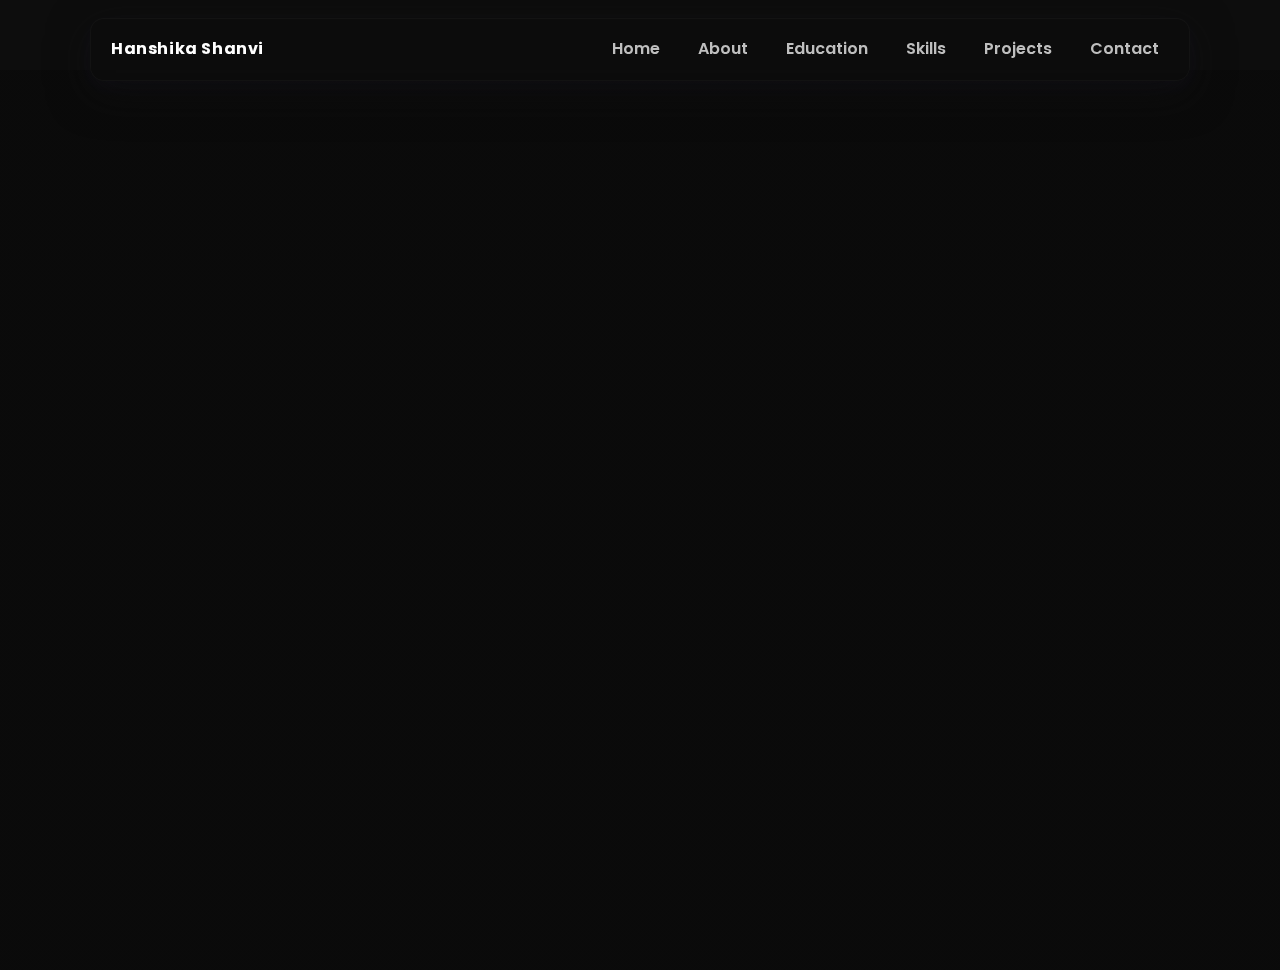
<file: index.html>
<!DOCTYPE html>
<html lang="en">
  <head>
    <meta charset="utf-8" />
    <meta name="viewport" content="width=device-width,initial-scale=1" />
    <title>Hanshika Shanvi — Portfolio</title>
    <!-- Fonts & Icons -->
    <link rel="stylesheet" href="style.css" />
    <link
      href="https://fonts.googleapis.com/css2?family=Poppins:wght@300;400;600;700&display=swap"
      rel="stylesheet"
    />
    <link
      rel="stylesheet"
      href="https://cdnjs.cloudflare.com/ajax/libs/font-awesome/6.5.0/css/all.min.css"
    />
  </head>

  <body>
    <!-- NAV -->
    <nav id="mainNav">
      <div class="nav-inner">
        <div class="logo">Hanshika Shanvi</div>
        <div
          class="hamburger"
          onclick="document.body.classList.toggle('nav-open')"
        >
          <span></span>
          <span></span>
          <span></span>
        </div>
        <div class="nav-links" id="navLinks">
          <a href="index.html" data-target="home">Home</a>
          <a href="about.html" data-target="about">About</a>
          <a href="education.html" data-target="education">Education</a>
          <a href="skills.html" data-target="skills">Skills</a>
          <a href="project.html" data-target="projects">Projects</a>
          <a href="contact.html" data-target="contact">Contact</a>
        </div>
      </div>
    </nav>

    <header id="home" class="hero full-frame">
      <div class="hero-inner">
        <h1>
          Hey there !, I'm <span class="gradient-text">Hanshika Shanvi</span>
        </h1>
        <h2>MERN Stack Developer | Java (DSA)</h2>
        <p class="tagline">“Turning ideas into interactive experiences.”</p>

        <div class="btns">
          <a class="btn btn-primary" href="contact.html">Get In Touch</a>
          <a class="btn btn-secondary" href="project.html">View My Work</a>
        </div>

        <div class="socials" aria-hidden="false">
          <a
            href="https://github.com/Shanvi30"
            target="_blank"
            aria-label="GitHub"
            ><i class="fab fa-github"></i
          ></a>
          <a
            href="https://www.linkedin.com/in/hanshika-shanvi-420bb825b/"
            target="_blank"
            aria-label="LinkedIn"
            ><i class="fab fa-linkedin"></i
          ></a>
          <a href="mailto:hanshikashanvi@gmail.com" aria-label="Email"
            ><i class="fas fa-envelope"></i
          ></a>
          <a
            href="https://leetcode.com/u/hanshikashanvi/"
            target="_blank"
            aria-label="LeetCode"
            ><i class="fas fa-code"></i
          ></a>
        </div>
      </div>
    </header>
  </body>
</html>
</file>
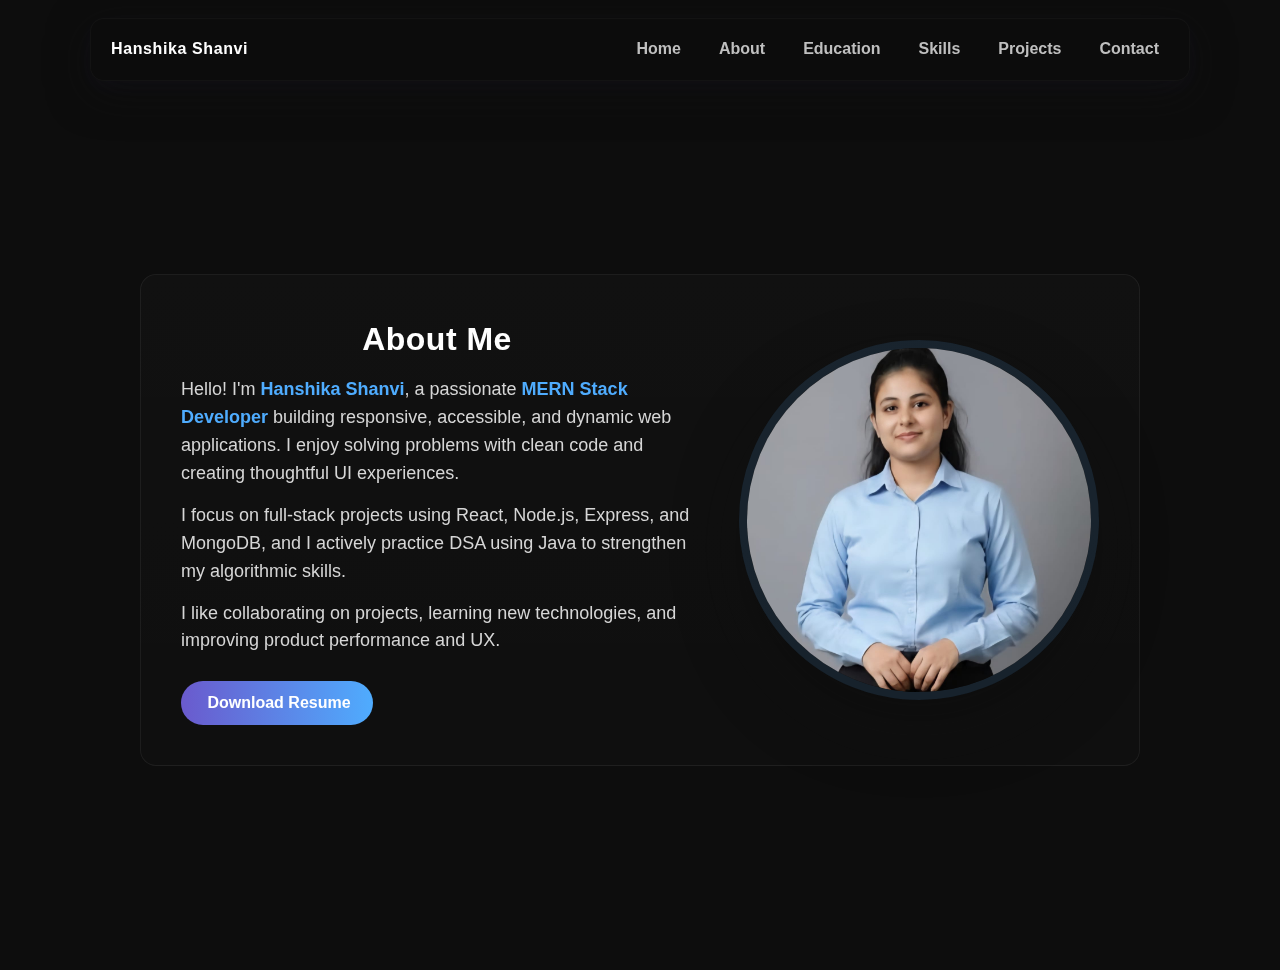
<file: about.html>
<!DOCTYPE html>
<html lang="en">
  <head>
    <meta charset="UTF-8" />
    <meta name="viewport" content="width=device-width, initial-scale=1.0" />
    <link rel="stylesheet" href="style.css" />
    <title>About Me</title>
  </head>

  <body>
    <!-- NAV -->
    <nav id="mainNav">
      <div class="nav-inner">
        <div class="logo">Hanshika Shanvi</div>
        <div
          class="hamburger"
          onclick="document.body.classList.toggle('nav-open')"
        >
          <span></span>
          <span></span>
          <span></span>
        </div>

        <div class="nav-links" id="navLinks">
          <a href="index.html" data-target="home">Home</a>
          <a href="about.html" data-target="about">About</a>
          <a href="education.html" data-target="education">Education</a>
          <a href="skills.html" data-target="skills">Skills</a>
          <a href="project.html" data-target="projects">Projects</a>
          <a href="contact.html" data-target="contact">Contact</a>
        </div>
      </div>
    </nav>

    <section
      id="about"
      class="section full-frame"
      aria-labelledby="about-heading"
    >
      <div class="section-inner">
        <div class="about-card about">
          <div class="about-text">
            <h2 id="about-heading" class="section-title">About Me</h2>
            <p>
              Hello! I'm <span class="highlight">Hanshika Shanvi</span>, a
              passionate
              <span class="highlight">MERN Stack Developer</span> building
              responsive, accessible, and dynamic web applications. I enjoy
              solving problems with clean code and creating thoughtful UI
              experiences.
            </p>
            <p>
              I focus on full-stack projects using React, Node.js, Express, and
              MongoDB, and I actively practice DSA using Java to strengthen my
              algorithmic skills.
            </p>
            <p>
              I like collaborating on projects, learning new technologies, and
              improving product performance and UX.
            </p>
            <button class="resume-btn" onclick="window.open('#','_blank')">
              <i class="fa-solid fa-download"></i>&nbsp;Download Resume
            </button>
          </div>

          <div class="about-img">
            <img src="Portfolio.jpg" alt="Hanshika Shanvi" />
          </div>
        </div>
      </div>
    </section>
  </body>
</html>
</file>
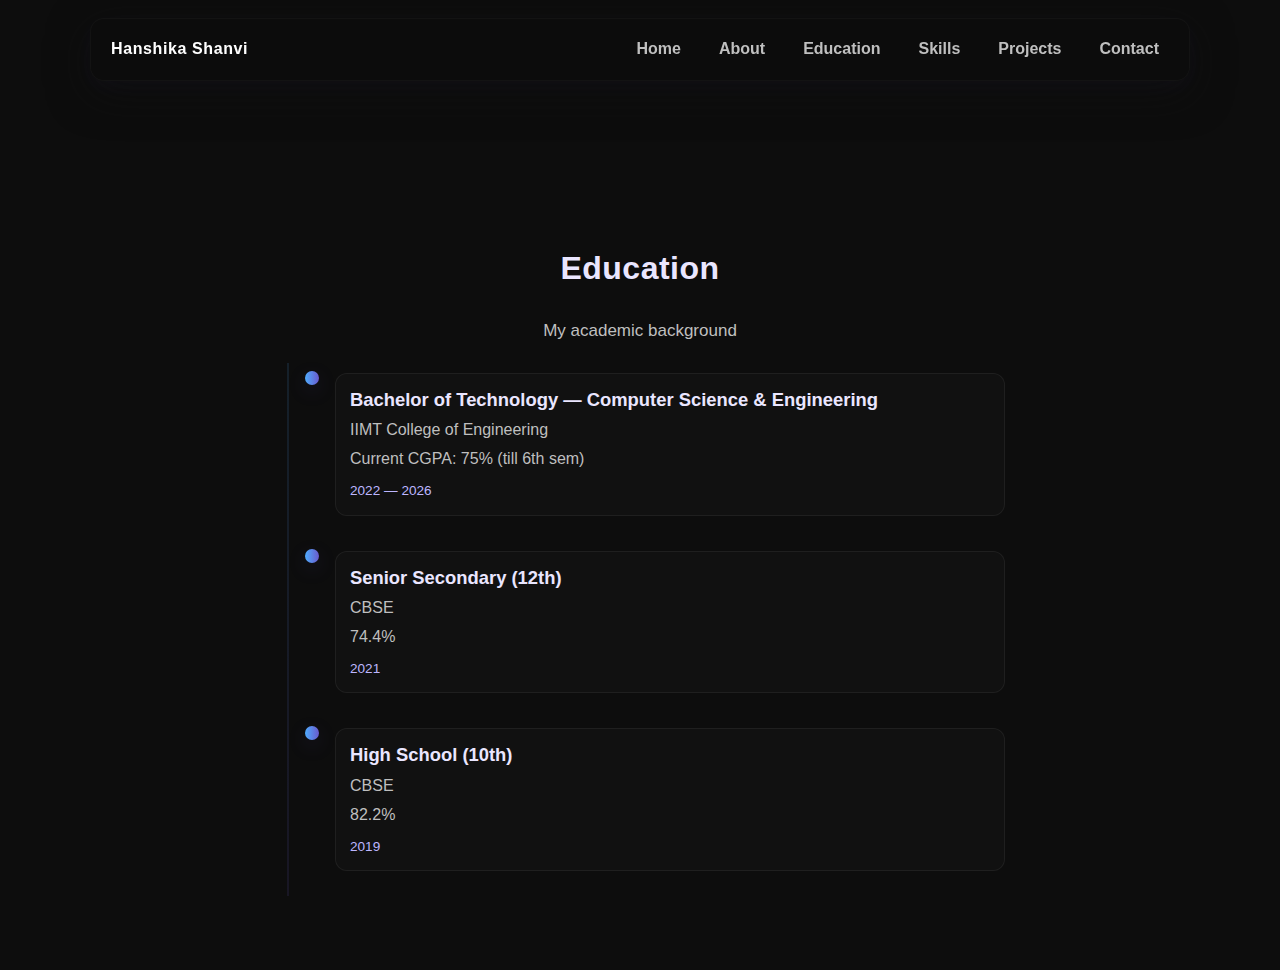
<file: education.html>
<!DOCTYPE html>
<html lang="en">
  <head>
    <meta charset="UTF-8" />
    <meta name="viewport" content="width=device-width, initial-scale=1.0" />
    <link rel="stylesheet" href="style.css" />
    <title>Education Details</title>
  </head>

  <body>
    <!-- NAV -->
    <nav id="mainNav">
      <div class="nav-inner">
        <div class="logo">Hanshika Shanvi</div>
        <div
          class="hamburger"
          onclick="document.body.classList.toggle('nav-open')"
        >
          <span></span>
          <span></span>
          <span></span>
        </div>

        <div class="nav-links" id="navLinks">
          <a href="index.html" data-target="home">Home</a>
          <a href="about.html" data-target="about">About</a>
          <a href="education.html" data-target="education">Education</a>
          <a href="skills.html" data-target="skills">Skills</a>
          <a href="project.html" data-target="projects">Projects</a>
          <a href="contact.html" data-target="contact">Contact</a>
        </div>
      </div>
    </nav>

    <section
      id="education"
      class="section full-frame"
      aria-labelledby="education-heading"
    >
      <div class="section-inner">
        <div class="edu-wrapper">
          <h2 id="education-heading" class="section-title">Education</h2>
          <p class="sub">My academic background</p>

          <div class="edu-timeline">
            <div class="edu-item">
              <div class="edu-dot"></div>
              <div class="edu-content">
                <h3>Bachelor of Technology — Computer Science & Engineering</h3>
                <p>IIMT College of Engineering</p>
                <p>Current CGPA: 75% (till 6th sem)</p>
                <span class="year">2022 — 2026</span>
              </div>
            </div>

            <div class="edu-item">
              <div class="edu-dot"></div>
              <div class="edu-content">
                <h3>Senior Secondary (12th)</h3>
                <p>CBSE</p>
                <p>74.4%</p>
                <span class="year">2021</span>
              </div>
            </div>

            <div class="edu-item">
              <div class="edu-dot"></div>
              <div class="edu-content">
                <h3>High School (10th)</h3>
                <p>CBSE</p>
                <p>82.2%</p>
                <span class="year">2019</span>
              </div>
            </div>
          </div>
        </div>
      </div>
    </section>
  </body>
</html>
</file>
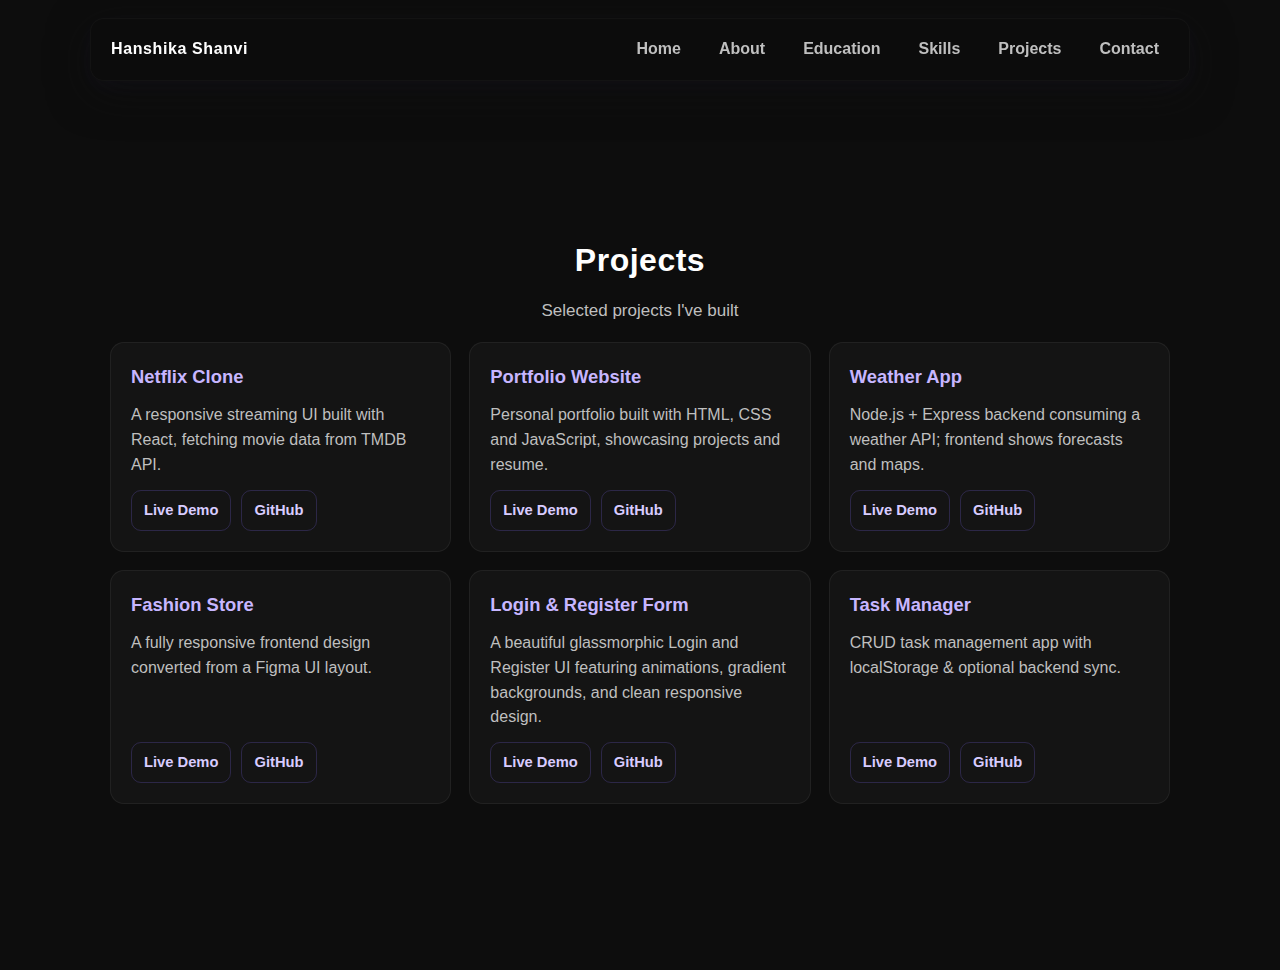
<file: project.html>
<!DOCTYPE html>
<html lang="en">

<head>
    <meta charset="UTF-8">
    <meta name="viewport" content="width=device-width, initial-scale=1.0">
    <link rel="stylesheet" href="style.css">
    <title>My Projects</title>
</head>

<body>
    <!-- NAV -->
  <nav id="mainNav">
    <div class="nav-inner">
      <div class="logo">Hanshika Shanvi</div>
      <div class="nav-links" id="navLinks">
        <a href="index.html" data-target="home">Home</a>
        <a href="about.html" data-target="about">About</a>
        <a href="education.html" data-target="education">Education</a>
        <a href="skills.html" data-target="skills">Skills</a>
        <a href="project.html" data-target="projects">Projects</a>
        <a href="contact.html" data-target="contact">Contact</a>
      </div>
    </div>
  </nav>

    <section id="projects" class="section full-frame" aria-labelledby="projects-heading">
    <div class="section-inner">
      <div class="projects-wrapper">
        <h2 id="projects-heading" class="section-title">Projects</h2>
        <p class="sub">Selected projects I've built</p>

        <div class="projects-grid">
          <div class="project-card">
            <h3>Netflix Clone</h3>
            <p>A responsive streaming UI built with React, fetching movie data from TMDB API.</p>
            <div class="project-links">
              <a href="https://netflix-clone-frontend-web-project.vercel.app/" target="_blank">Live Demo</a>
              <a href="https://github.com/Shanvi30/Netflix-Clone-Frontend-Web-Project" target="_blank">GitHub</a>
            </div>
          </div>

          <div class="project-card">
            <h3>Portfolio Website</h3>
            <p>Personal portfolio built with HTML, CSS and JavaScript, showcasing projects and resume.</p>
            <div class="project-links">
              <a href="#" target="_blank">Live Demo</a>
              <a href="#" target="_blank">GitHub</a>
            </div>
          </div>

          <div class="project-card">
            <h3>Weather App</h3>
            <p>Node.js + Express backend consuming a weather API; frontend shows forecasts and maps.</p>
            <div class="project-links">
              <a href="#" target="_blank">Live Demo</a>
              <a href="#" target="_blank">GitHub</a>
            </div>
          </div>

          <div class="project-card">
            <h3>Fashion Store</h3>
            <p>A fully responsive frontend design converted from a Figma UI layout.</p>
            <div class="project-links">
              <a href="https://fashion-store-gules-rho.vercel.app/" target="_blank">Live Demo</a>
              <a href="https://github.com/Shanvi30/Fashion-Store" target="_blank">GitHub</a>
            </div>
          </div>

          <div class="project-card">
            <h3>Login & Register Form</h3>
            <p>A beautiful glassmorphic Login and Register UI featuring animations, gradient backgrounds, and clean responsive design.</p>
            <div class="project-links">
              <a href="https://auth-form-design.vercel.app/" target="_blank">Live Demo</a>
              <a href="https://github.com/Shanvi30/auth-form-design" target="_blank">GitHub</a>
            </div>
          </div>

          <div class="project-card">
            <h3>Task Manager</h3>
            <p>CRUD task management app with localStorage & optional backend sync.</p>
            <div class="project-links">
              <a href="#" target="_blank">Live Demo</a>
              <a href="#" target="_blank">GitHub</a>
            </div>
          </div>
        </div>
      </div>
    </div>
  </section>
</body>
</html>
</file>
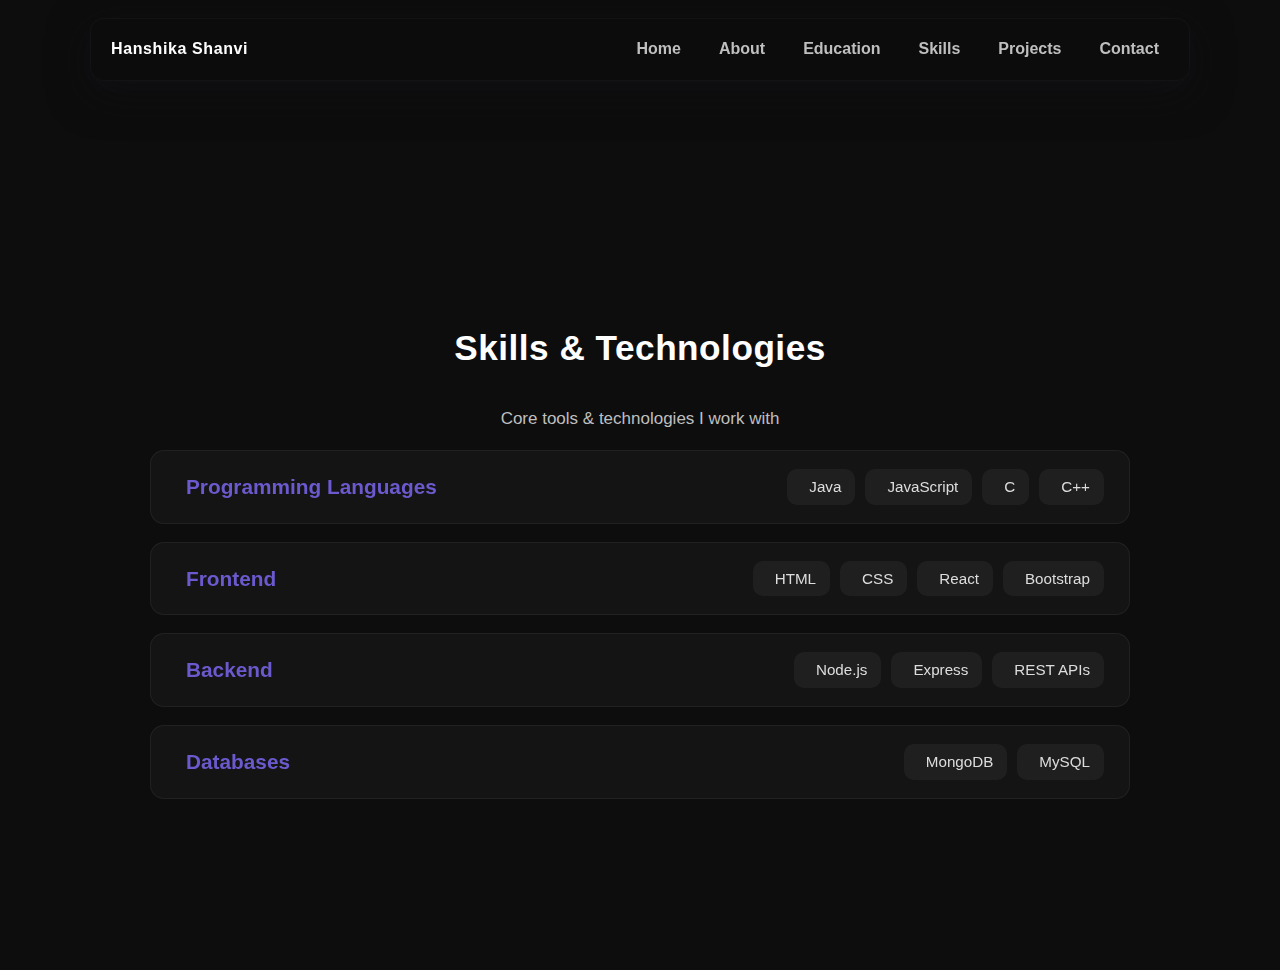
<file: skills.html>
<!DOCTYPE html>
<html lang="en">
<head>
    <meta charset="UTF-8">
    <meta name="viewport" content="width=device-width, initial-scale=1.0">
    <link rel="stylesheet" href="style.css">
    <title>My Skills</title>
</head>
<body>
    <!-- NAV -->
  <nav id="mainNav">
    <div class="nav-inner">
      <div class="logo">Hanshika Shanvi</div>
      <div class="nav-links" id="navLinks">
        <a href="index.html" data-target="home">Home</a>
        <a href="about.html" data-target="about">About</a>
        <a href="education.html" data-target="education">Education</a>
        <a href="skills.html" data-target="skills">Skills</a>
        <a href="project.html" data-target="projects">Projects</a>
        <a href="contact.html" data-target="contact">Contact</a>
      </div>
    </div>
  </nav>

    <section id="skills" class="section full-frame" aria-labelledby="skills-heading">
    <div class="section-inner">
      <div class="skills-wrapper">
        <h2 id="skills-heading" class="section-title">Skills & Technologies</h2>
        <p class="sub">Core tools & technologies I work with</p>

        <div class="skills-grid">
          <div class="skill-card">
            <h3><i class="fa-solid fa-code"></i> Programming Languages</h3>
            <div class="skill-list">
              <span><i class="fa-brands fa-java"></i> Java</span>
              <span><i class="fa-brands fa-js"></i> JavaScript</span>
              <span><i class="fa-solid fa-c"></i> C</span>
              <span><i class="fa-solid fa-c"></i> C++</span>
            </div>
          </div>

          <div class="skill-card">
            <h3><i class="fa-solid fa-laptop-code"></i> Frontend</h3>
            <div class="skill-list">
              <span><i class="fa-brands fa-html5"></i> HTML</span>
              <span><i class="fa-brands fa-css3-alt"></i> CSS</span>
              <span><i class="fa-brands fa-react"></i> React</span>
              <span><i class="fa-brands fa-bootstrap"></i> Bootstrap</span>
            </div>
          </div>

          <div class="skill-card">
            <h3><i class="fa-solid fa-server"></i> Backend</h3>
            <div class="skill-list">
              <span><i class="fa-brands fa-node-js"></i> Node.js</span>
              <span><i class="fa-solid fa-terminal"></i> Express</span>
              <span><i class="fa-solid fa-code-branch"></i> REST APIs</span>
            </div>
          </div>

          <div class="skill-card">
            <h3><i class="fa-solid fa-database"></i> Databases</h3>
            <div class="skill-list">
              <span><i class="fa-solid fa-leaf"></i> MongoDB</span>
              <span><i class="fa-solid fa-database"></i> MySQL</span>
            </div>
          </div>
        </div>
      </div>
    </div>
  </section>
</body>
</html>
</file>
<file: style.css>
body {
  padding-top: 70px;
}

section,
header,
.section,
.skills-wrapper,
.edu-wrapper {
  scroll-margin-top: 120px !important;
}

:root {
  --bg: #0d0d0d;
  --card: #141418;
  --muted: #bfbfbf;
  --accent1: #6a5acd;
  --accent2: #4facfe;
  --glass-border: rgba(255, 255, 255, 0.06);
  --vh-offset: 0px;
}

* {
  box-sizing: border-box;
  margin: 0;
  padding: 0;
}
html,
body {
  height: 100%;
}
body {
  font-family: "Inter", "Poppins", sans-serif;
  background: var(--bg);
  color: #e6e6e6;
  -webkit-font-smoothing: antialiased;
  -moz-osx-font-smoothing: grayscale;
  line-height: 1.55;
  scroll-behavior: smooth;
}
a {
  color: inherit;
  text-decoration: none;
}
img {
  max-width: 100%;
  display: block;
}

nav {
  position: fixed;
  left: 50%;
  transform: translateX(-50%);
  top: 18px;
  width: min(1100px, 94%);
  background: rgba(12, 12, 12, 0.55);
  backdrop-filter: blur(10px);
  border-radius: 14px;
  padding: 10px 20px;
  box-shadow: 0 12px 40px rgba(15, 15, 15, 0.6),
    0 6px 18px rgba(106, 90, 205, 0.06);
  border: 1px solid rgba(255, 255, 255, 0.03);
  z-index: 1200;
  transition: transform 0.25s ease, box-shadow 0.25s ease;
}
nav.scrolled {
  transform: translateX(-50%) translateY(-6px);
  box-shadow: 0 22px 60px rgba(15, 15, 15, 0.75);
}
.nav-inner {
  max-width: 1100px;
  margin: 0 auto;
  display: flex;
  align-items: center;
  justify-content: space-between;
}
.logo {
  font-weight: 700;
  letter-spacing: 0.6px;
  color: #fff;
}
.nav-links {
  display: flex;
  gap: 18px;
  align-items: center;
}
.nav-links a {
  color: var(--muted);
  font-weight: 600;
  padding: 8px 10px;
  border-radius: 8px;
  position: relative;
  overflow: visible;
  transition: color 0.18s ease;
}
.nav-links a::after {
  content: "";
  position: absolute;
  left: 50%;
  transform: translateX(-50%);
  bottom: -6px;
  height: 3px;
  width: 0;
  background: linear-gradient(90deg, var(--accent2), var(--accent1));
  border-radius: 8px;
  transition: width 0.28s ease;
}
.nav-links a:hover {
  color: #fff;
}
.nav-links a:hover::after {
  width: 40%;
}
.nav-links a.active {
  color: #fff;
}
.nav-links a.active::after {
  width: 40%;
}
@media (max-width: 720px) {
  .nav-links {
    gap: 12px;
  }
}

.hamburger {
  width: 32px;
  height: 22px;
  display: none;
  flex-direction: column;
  justify-content: space-between;
  cursor: pointer;
  z-index: 2000;
}

.hamburger span {
  width: 100%;
  height: 3px;
  background: #fff;
  border-radius: 4px;
  transition: 0.35s ease;
}

.nav-open .hamburger span:nth-child(1) {
  transform: translateY(9px) rotate(45deg);
}
.nav-open .hamburger span:nth-child(2) {
  opacity: 0;
}
.nav-open .hamburger span:nth-child(3) {
  transform: translateY(-9px) rotate(-45deg);
}

@media (max-width: 720px) {
  .hamburger {
    display: flex;
  }

  .nav-links {
    position: fixed;
    top: 70px;
    left: 50%;
    transform: translateX(-50%);
    width: 90%;
    background: rgba(15, 15, 20, 0.88);
    border-radius: 14px;
    padding: 18px 0;
    flex-direction: column;
    align-items: center;
    gap: 20px;
    backdrop-filter: blur(12px);
    border: 1px solid rgba(255, 255, 255, 0.05);
    display: none;
    animation: fadeDown 0.35s ease forwards;
  }

  .nav-open .nav-links {
    display: flex;
  }

  @keyframes fadeDown {
    from {
      opacity: 0;
      transform: translate(-50%, -20px);
    }
    to {
      opacity: 1;
      transform: translate(-50%, 0);
    }
  }
}

section,
header.hero,
#about,
#education,
#skills,
#projects,
#contact,
.section,
.skills-wrapper,
.edu-wrapper {
  scroll-margin-top: 120px !important;
}

.full-frame {
  min-height: calc(100vh - var(--vh-offset));
  display: flex;
  align-items: center;
  justify-content: center;
  padding: 40px 20px;
}
@media (max-width: 900px) {
  .full-frame {
    min-height: auto;
    padding: 40px 18px;
  }
}

/* ---------- HERO ---------- */
header.hero.full-frame {
  text-align: center;
  background: linear-gradient(180deg, rgba(0, 0, 0, 0.2), rgba(0, 0, 0, 0.2));
  padding-top: 110px;
  padding-bottom: 80px;
  animation: fadeIn 1.5s ease;
}
.hero-inner {
  max-width: 980px;
  transform: scale(0.98);
  opacity: 0;
  animation: heroZoom 900ms cubic-bezier(0.16, 0.9, 0.3, 1) forwards;
}
@keyframes heroZoom {
  to {
    transform: scale(1);
    opacity: 1;
  }
}
.hero h1 {
  font-size: 50px;
  font-weight: 700;
  margin-bottom: 10px;
  line-height: 1.05;
  animation: slideDown 1.3s ease forwards;
}
.gradient-text {
  background: linear-gradient(90deg, var(--accent1), var(--accent2));
  -webkit-background-clip: text;
  color: transparent;
  display: inline-block;
}
.hero h2 {
  font-size: 22px;
  color: var(--muted);
  margin-bottom: 25px;
  animation: fadeUp 1.5s ease forwards;
  animation-delay: 0.5s;
  font-weight: 500;
}
.tagline {
  font-size: 18px;
  color: #cfcfcf;
  margin-bottom: 40px;
  font-style: italic;
  animation: fadeUp 1.5s ease forwards;
  animation-delay: 1s;
}

.btns {
  display: flex;
  gap: 14px;
  justify-content: center;
  margin-bottom: 24px;
  flex-wrap: wrap;
}
.btn {
  padding: 11px 26px;
  border-radius: 999px;
  font-weight: 700;
  border: 1px solid var(--accent2);
  cursor: pointer;
  transition: all 0.25s;
}
.btn-primary {
  background: linear-gradient(90deg, var(--accent1), var(--accent2));
  color: #fff;
  border: none;
  box-shadow: 0 8px 30px rgba(79, 172, 254, 0.08);
}
.btn-secondary {
  background: transparent;
  color: var(--accent2);
}
.btn:hover {
  transform: translateY(-4px);
  box-shadow: 0 12px 30px rgba(79, 172, 254, 0.08);
}

.socials {
  display: flex;
  gap: 18px;
  justify-content: center;
}
.socials a {
  font-size: 20px;
  color: #ddd;
  transition: transform 0.22s, color 0.22s;
}
.socials a:hover {
  transform: scale(1.15);
  color: var(--accent2);
}

/* Animations */
@keyframes fadeIn {
  0% {
    opacity: 0;
  }
  100% {
    opacity: 1;
  }
}
@keyframes slideDown {
  0% {
    transform: translateY(-40px);
    opacity: 0;
  }
  100% {
    transform: translateY(0);
    opacity: 1;
  }
}
@keyframes fadeUp {
  0% {
    transform: translateY(30px);
    opacity: 0;
  }
  100% {
    transform: translateY(0);
    opacity: 1;
  }
}

.section {
  max-width: 1100px;
  margin: 0 auto;
  padding: 0 20px;
}
.section .section-inner {
  width: 100%;
  display: flex;
  align-items: center;
  justify-content: center;
  height: 100%;
}

.section-title {
  font-size: 32px;
  color: #fff;
  margin-bottom: 12px;
  text-align: center;
  font-weight: 800;
  letter-spacing: 0.5px;
}
.sub {
  color: var(--muted);
  text-align: center;
  margin-bottom: 18px;
  font-size: 17px;
}

/* ---------- ABOUT ---------- */
.about-card {
  width: min(1000px, 100%);
  display: flex;
  gap: 36px;
  align-items: center;
  justify-content: space-between;
  flex-wrap: wrap;
  padding: 40px;
  border-radius: 16px;
  background: linear-gradient(
    180deg,
    rgba(255, 255, 255, 0.02),
    rgba(255, 255, 255, 0.01)
  );
  border: 1px solid var(--glass-border);
  backdrop-filter: blur(6px);
}

.about .about-text {
  flex: 1;
  min-width: 320px;
  padding-right: 10px;
}

.about p {
  color: #d6d6d6;
  margin-bottom: 14px;
  font-size: 18px;
  font-weight: 400;
}

.highlight {
  color: var(--accent2);
  font-weight: 700;
}

.resume-btn {
  margin-top: 12px;
  padding: 13px 22px;
  border-radius: 999px;
  border: none;
  background: linear-gradient(90deg, var(--accent1), var(--accent2));
  color: #fff;
  font-weight: 700;
  cursor: pointer;
  font-size: 16px;
}

.about .about-img {
  width: 360px;
  height: 360px;
  border-radius: 50%;
  overflow: hidden;
  border: 8px solid rgba(79, 172, 254, 0.12);
  display: flex;
  align-items: center;
  justify-content: center;
  box-shadow: 0 28px 60px rgba(13, 13, 13, 0.6);
}

.about .about-img img {
  width: 100%;
  height: 100%;
  object-fit: cover;
  display: block;
  transition: transform 0.35s;
}

.about .about-img:hover img {
  transform: scale(1.04);
}

@media (max-width: 900px) {
  .about .about-img {
    width: 260px;
    height: 260px;
  }
  .about-card {
    padding: 22px;
  }
}

/* ----------- FIX: SHOW PHOTO FIRST ON MOBILE ----------- */
@media (max-width: 720px) {
  .about-card {
    flex-direction: column-reverse;
  }
  .about .about-img {
    order: -1;
    margin-bottom: 20px;
  }
}

/* ---------- EDUCATION TIMELINE ---------- */
.edu-wrapper {
  width: min(800px, 100%);
  margin: 0 auto;
}
.edu-wrapper {
  width: min(800px, 100%);
  margin: 80px auto 0;
}

.edu-wrapper h2 {
  font-size: 2rem;
  margin-bottom: 20px;
  color: #eae6ff;
}

.edu-wrapper {
  width: min(750px, 100%);
  margin: 100px auto 0;
  padding: 0 10px;
}

.edu-wrapper h2 {
  font-size: 2rem;
  margin-bottom: 25px;
  color: #eae6ff;
  text-align: center;
}

.edu-timeline {
  position: relative;
  padding-left: 30px;
  margin-top: 10px;
}

.edu-timeline::before {
  content: "";
  position: absolute;
  left: 12px;
  top: 0;
  height: 100%;
  width: 2px;
  background: linear-gradient(180deg, var(--accent2), var(--accent1));
  opacity: 0.12;
}

.edu-item {
  position: relative;
  padding: 10px 0 25px 30px;
}

.edu-dot {
  position: absolute;
  left: 0;
  top: 8px;
  width: 14px;
  height: 14px;
  border-radius: 50%;
  background: linear-gradient(90deg, var(--accent2), var(--accent1));
  box-shadow: 0 6px 20px rgba(106, 90, 205, 0.16);
}

.edu-content {
  background: rgba(255, 255, 255, 0.02);
  padding: 12px 14px;
  border-radius: 12px;
  border: 1px solid var(--glass-border);
  text-align: left;
}

.edu-content h3 {
  color: #eae6ff;
  margin-bottom: 4px;
  font-size: 1.15rem;
}

.edu-content p {
  color: var(--muted);
  margin-bottom: 4px;
}

.edu-content .year {
  font-size: 0.85rem;
  color: #bdb6ff;
  display: inline-block;
  margin-top: 4px;
}

/* ---------- SKILLS ---------- */
.skills-wrapper {
  width: min(1000px, 100%);
  margin: 80px auto 0;
  padding: 0 10px;
}

.skills-wrapper h2 {
  font-size: 2.2rem;
  text-align: center;
  color: white;
  margin-bottom: 30px;
}

.skills-grid {
  display: flex;
  flex-direction: column;
  gap: 18px;
}

.skill-card {
  display: flex;
  align-items: center;
  justify-content: space-between;
  padding: 18px 25px;
  border-radius: 14px;
  background: rgba(255, 255, 255, 0.03);
  border: 1px solid var(--glass-border);
  transition: 0.3s ease;
  backdrop-filter: blur(6px);
}

.skill-card:hover {
  transform: translateX(10px);
  border-color: rgba(106, 90, 205, 0.35);
  box-shadow: 0 10px 35px rgba(106, 90, 205, 0.18);
}

.skill-card h3 {
  font-size: 1.3rem;
  color: var(--accent1);
  font-weight: 700;
  display: flex;
  align-items: center;
  gap: 10px;
}

.skill-list {
  display: flex;
  flex-wrap: wrap;
  gap: 10px;
  justify-content: flex-end;
}

.skill-list span {
  background: rgba(255, 255, 255, 0.05);
  padding: 6px 14px;
  border-radius: 10px;
  color: #ddd;
  font-size: 0.95rem;
  display: inline-flex;
  align-items: center;
  gap: 8px;
  transition: 0.2s ease;
}

.skill-list span:hover {
  background: rgba(86, 78, 138, 0.25);
  transform: scale(1.08);
}

.skill-list span i {
  color: #b39fff;
}

@media (max-width: 700px) {
  .skill-card {
    flex-direction: column;
    gap: 15px;
    text-align: center;
  }

  .skill-list {
    justify-content: center;
  }
}

/* ---------- PROJECTS ---------- */
.projects-wrapper {
  width: min(1100px, 100%);
}
.projects-grid {
  display: grid;
  grid-template-columns: repeat(auto-fit, minmax(260px, 1fr));
  gap: 18px;
  margin-top: 12px;
}
.project-card {
  padding: 20px;
  border-radius: 14px;
  background: rgba(255, 255, 255, 0.03);
  border: 1px solid var(--glass-border);
  transition: transform 0.28s, box-shadow 0.28s;
  display: flex;
  flex-direction: column;
  gap: 12px;
}
.project-card h3 {
  color: #c7b6ff;
  font-size: 1.15rem;
  font-weight: 600;
}
.project-card p {
  color: var(--muted);
  font-size: 1rem;
}
.project-card .project-links {
  display: flex;
  gap: 10px;
  margin-top: auto;
}
.project-links a {
  padding: 8px 12px;
  border-radius: 10px;
  border: 1px solid rgba(106, 90, 205, 0.28);
  color: #d8ccff;
  font-weight: 600;
  font-size: 0.92rem;
}
.project-links a:hover {
  background: var(--accent1);
  color: #fff;
  border-color: transparent;
  box-shadow: 0 10px 30px rgba(106, 90, 205, 0.16);
}
.project-card:hover {
  transform: translateY(-8px);
  box-shadow: 0 18px 45px rgba(106, 90, 205, 0.12);
}

/* ---------- CONTACT ---------- */
.contact-wrapper {
  width: min(1100px, 100%);
}
.contact-grid {
  display: grid;
  grid-template-columns: repeat(auto-fit, minmax(260px, 1fr));
  gap: 18px;
  margin-top: 18px;
}
.contact-card {
  display: flex;
  gap: 16px;
  align-items: center;
  padding: 18px;
  border-radius: 12px;
  background: #0f1114;
  border: 1px solid rgba(255, 255, 255, 0.03);
  transition: transform 0.28s, box-shadow 0.28s;
  opacity: 0;
  transform: translateY(18px);
  animation: cardIn 0.6s forwards;
}
.contact-card img {
  width: 85px;
  height: 100px;
  border-radius: 10px;
  object-fit: cover;
  flex: 0 0 56px;
  filter: brightness(1.05);
}
.contact-card .c-text {
  display: flex;
  flex-direction: column;
  align-items: flex-start;
}
.contact-card .c-text span {
  font-weight: 700;
  color: #fff;
  font-size: 1.05rem;
}
.contact-card .c-text p {
  color: var(--muted);
  font-size: 0.98rem;
}
.contact-card:hover {
  transform: translateY(-8px);
  box-shadow: 0 18px 40px rgba(16, 16, 20, 0.6);
  border-color: rgba(106, 90, 205, 0.28);
}
@keyframes cardIn {
  to {
    opacity: 1;
    transform: translateY(0);
  }
}

footer {
  padding: 26px 20px;
  text-align: center;
  color: #777;
  background: #09090a;
  margin-top: 48px;
  border-top: 1px solid rgba(255, 255, 255, 0.02);
}

/* Responsive */
@media (max-width: 900px) {
  .about .about-img {
    width: 260px;
    height: 260px;
  }
  .about-card {
    padding: 22px;
  }
}
@media (max-width: 720px) {
  nav {
    top: 10px;
    padding: 10px 12px;
  }
  .nav-inner {
    gap: 8px;
  }
  .nav-links {
    display: none;
  }
  .hero h1 {
    font-size: 30px;
  }
  .about .about-img {
    width: 220px;
    height: 220px;
    border-width: 6px;
  }
  .contact-card {
    flex-direction: column;
    align-items: center;
    text-align: center;
  }
  .contact-card .c-text {
    align-items: center;
  }
}
@media (max-width: 420px) {
  .hero h1 {
    font-size: 24px;
  }
}
</file>
